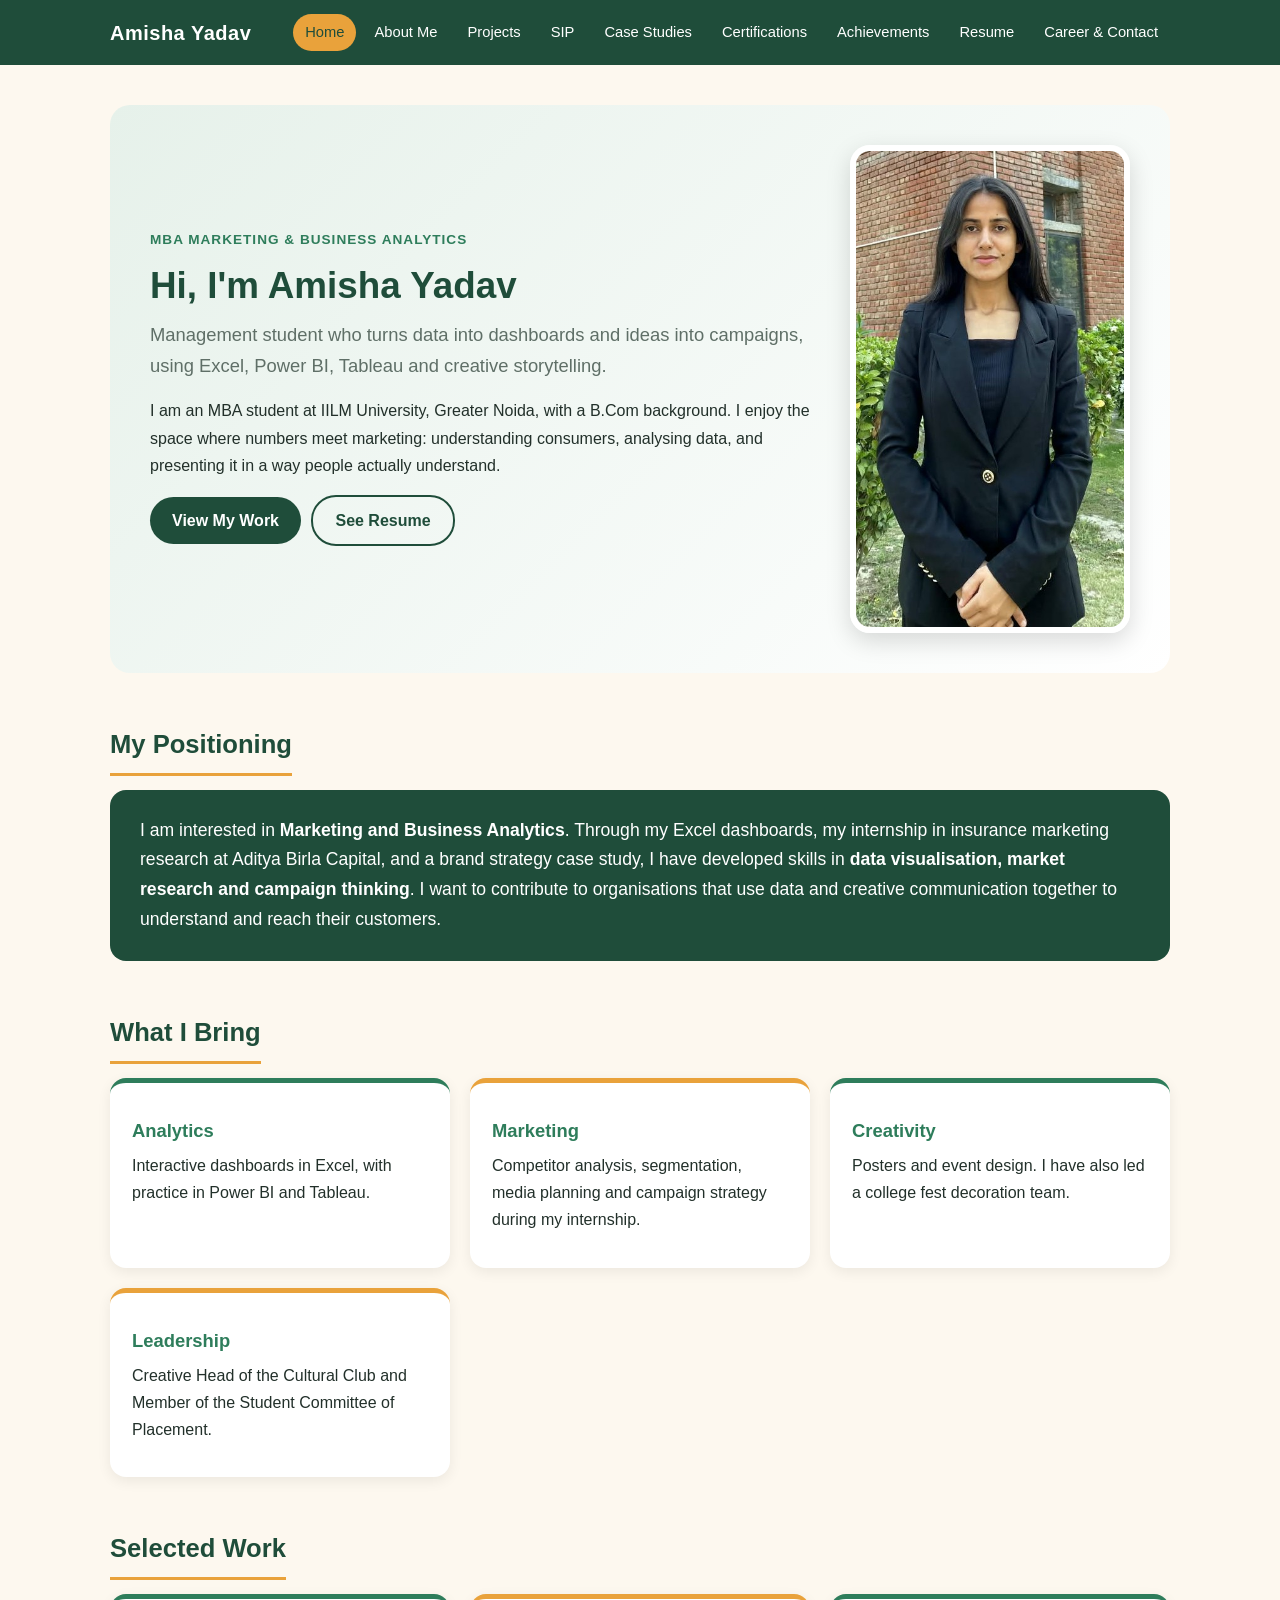
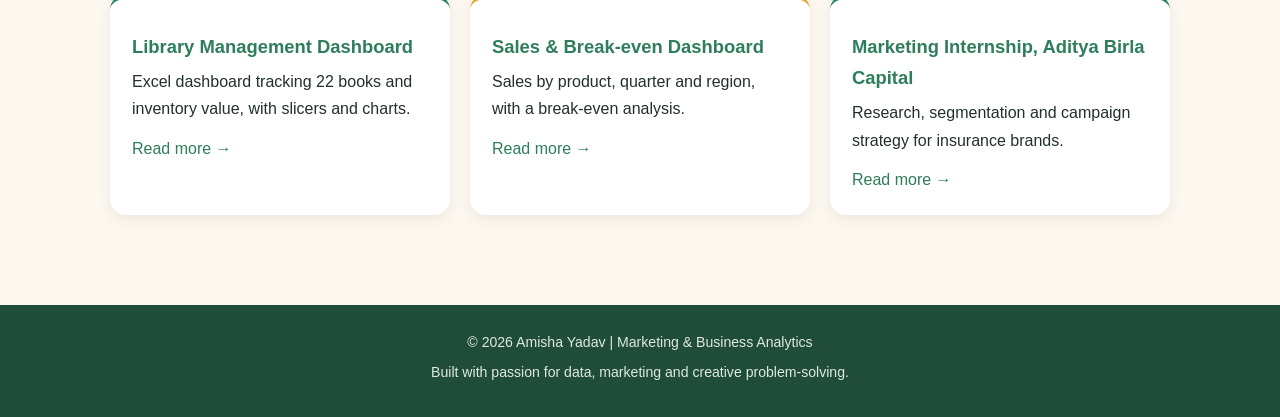
<file: index.html>
<!DOCTYPE html>
<html lang="en">
<head>
  <meta charset="UTF-8">
  <meta name="viewport" content="width=device-width, initial-scale=1.0">
  <title>Amisha Yadav | Marketing &amp; Business Analytics</title>
  <meta name="description" content="Portfolio of Amisha Yadav, MBA student at IILM University, Greater Noida, interested in Marketing and Business Analytics.">
  <link rel="stylesheet" href="style.css">

  <!-- GA4: apna Measurement ID (G-XXXXXXXXXX) yahan daalo, phir ye comment hata do -->
  <!--
  <script async src="https://www.googletagmanager.com/gtag/js?id=G-XXXXXXXXXX"></script>
  <script>
    window.dataLayer = window.dataLayer || [];
    function gtag(){dataLayer.push(arguments);}
    gtag('js', new Date());
    gtag('config', 'G-XXXXXXXXXX');
  </script>
  -->
  <script async src="https://www.googletagmanager.com/gtm.js?id=G-YWKRNRX1KJ"></script>
<script>
  window.dataLayer = window.dataLayer || [];
  function gtag(){dataLayer.push(arguments);}
  gtag('js', new Date());
</script>
</head>
<body>

<header>
  <div class="nav">
    <a class="logo" href="index.html">Amisha Yadav</a>
    <nav>
      <ul>
        <li><a class="active" href="index.html">Home</a></li>
        <li><a href="about.html">About Me</a></li>
        <li><a href="projects.html">Projects</a></li>
        <li><a href="sip.html">SIP</a></li>
        <li><a href="case-studies.html">Case Studies</a></li>
        <li><a href="certifications.html">Certifications</a></li>
        <li><a href="achievements.html">Achievements</a></li>
        <li><a href="resume.html">Resume</a></li>
        <li><a href="career.html">Career &amp; Contact</a></li>
      </ul>
    </nav>
  </div>
</header>

<main>
  <section class="hero">
    <div class="hero-text">
      <p class="tag">MBA Marketing &amp; Business Analytics</p>
      <h1>Hi, I'm Amisha Yadav</h1>
      <p class="headline">Management student who turns data into dashboards and ideas into campaigns, using Excel, Power BI, Tableau and creative storytelling.</p>
      <p>I am an MBA student at IILM University, Greater Noida, with a B.Com background. I enjoy the space where numbers meet marketing: understanding consumers, analysing data, and presenting it in a way people actually understand.</p>
      <a class="btn" href="projects.html">View My Work</a>
      <a class="btn outline" href="resume.html">See Resume</a>
    </div>
    <div class="hero-photo">
      <!-- apni photo ko images/amisha.jpg naam se save karo -->
      <img src="images/amisha.jpeg" alt="Portrait of Amisha Yadav">
    </div>
  </section>

  <section>
    <h2>My Positioning</h2>
    <p class="positioning">
      I am interested in <strong>Marketing and Business Analytics</strong>. Through my Excel dashboards, my internship in insurance marketing research at Aditya Birla Capital, and a brand strategy case study, I have developed skills in <strong>data visualisation, market research and campaign thinking</strong>. I want to contribute to organisations that use data and creative communication together to understand and reach their customers.
    </p>
  </section>

  <section>
    <h2>What I Bring</h2>
    <div class="grid">
      <div class="card">
        <h3>Analytics</h3>
        <p>Interactive dashboards in Excel, with practice in Power BI and Tableau.</p>
      </div>
      <div class="card">
        <h3>Marketing</h3>
        <p>Competitor analysis, segmentation, media planning and campaign strategy during my internship.</p>
      </div>
      <div class="card">
        <h3>Creativity</h3>
        <p>Posters and event design. I have also led a college fest decoration team.</p>
      </div>
      <div class="card">
        <h3>Leadership</h3>
        <p>Creative Head of the Cultural Club and Member of the Student Committee of Placement.</p>
      </div>
    </div>
  </section>

  <section>
    <h2>Selected Work</h2>
    <div class="grid">
      <div class="card">
        <h3>Library Management Dashboard</h3>
        <p>Excel dashboard tracking 22 books and inventory value, with slicers and charts.</p>
        <a href="projects.html">Read more &rarr;</a>
      </div>
      <div class="card">
        <h3>Sales &amp; Break-even Dashboard</h3>
        <p>Sales by product, quarter and region, with a break-even analysis.</p>
        <a href="projects.html">Read more &rarr;</a>
      </div>
      <div class="card">
        <h3>Marketing Internship, Aditya Birla Capital</h3>
        <p>Research, segmentation and campaign strategy for insurance brands.</p>
        <a href="sip.html">Read more &rarr;</a>
      </div>
    </div>
  </section>
</main>

<footer>
  <p>&copy; 2026 Amisha Yadav | Marketing &amp; Business Analytics</p>
  <p>Built with passion for data, marketing and creative problem-solving.</p>
</footer>

</body>
</html>
</file>
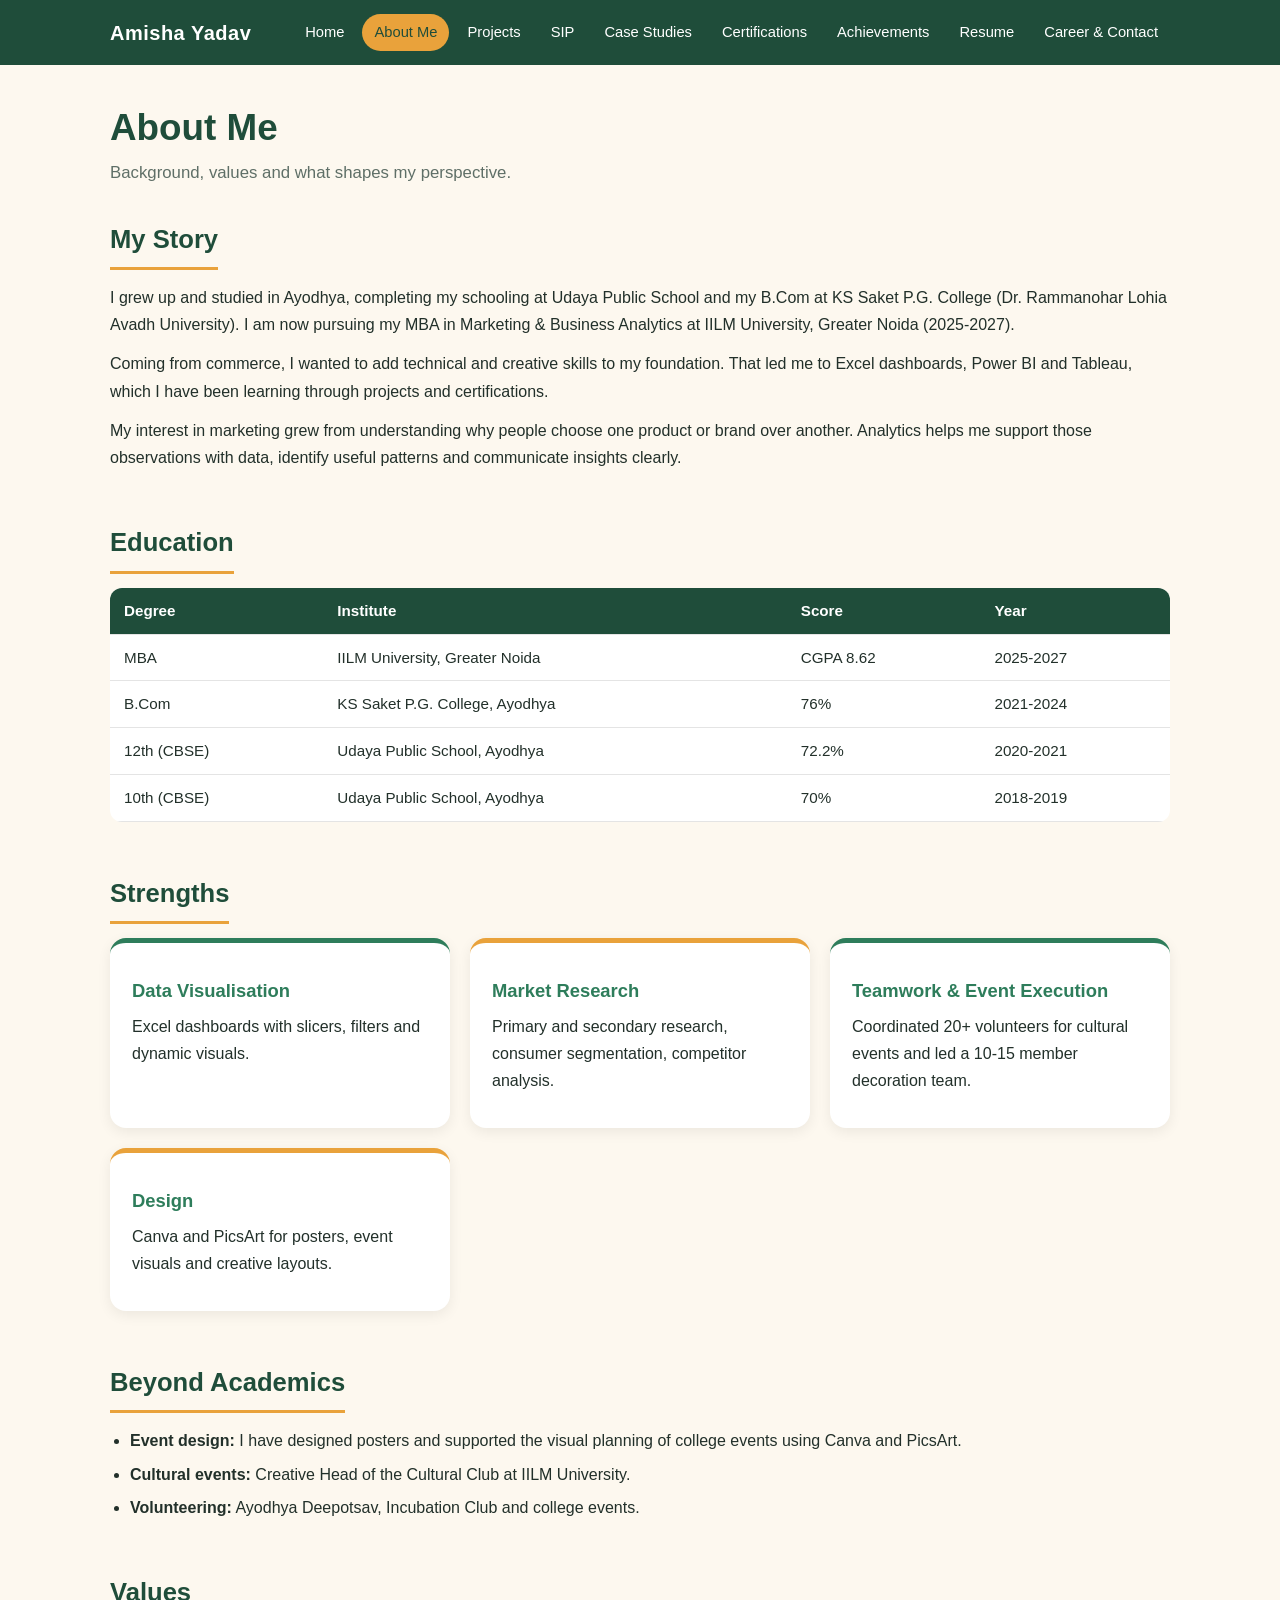
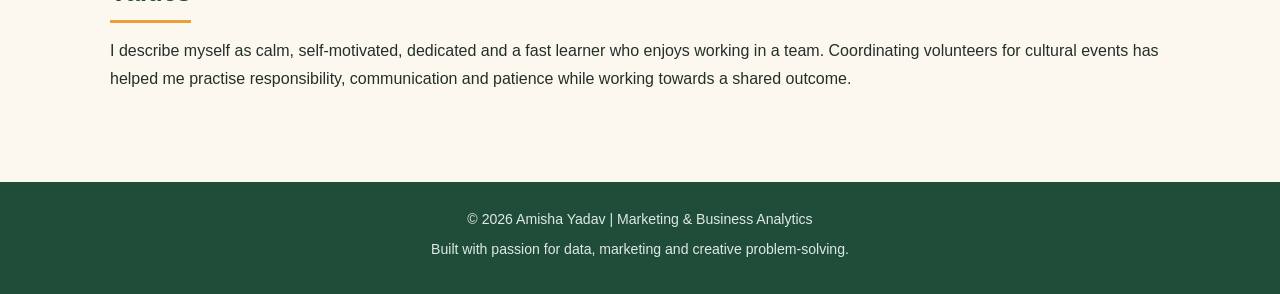
<file: about.html>
<!DOCTYPE html>
<html lang="en">
<head>
  <meta charset="UTF-8">
  <meta name="viewport" content="width=device-width, initial-scale=1.0">
  <title>About Me | Amisha Yadav</title>
  <link rel="stylesheet" href="style.css">
  <!-- GA4 snippet yahan bhi paste karo (har page me) -->
</head>
<body>

<header>
  <div class="nav">
    <a class="logo" href="index.html">Amisha Yadav</a>
    <nav>
      <ul>
        <li><a href="index.html">Home</a></li>
        <li><a class="active" href="about.html">About Me</a></li>
        <li><a href="projects.html">Projects</a></li>
        <li><a href="sip.html">SIP</a></li>
        <li><a href="case-studies.html">Case Studies</a></li>
        <li><a href="certifications.html">Certifications</a></li>
        <li><a href="achievements.html">Achievements</a></li>
        <li><a href="resume.html">Resume</a></li>
        <li><a href="career.html">Career &amp; Contact</a></li>
      </ul>
    </nav>
  </div>
</header>

<main>
  <h1 class="page-title">About Me</h1>
  <p class="subtitle">Background, values and what shapes my perspective.</p>

  <section>
    <h2>My Story</h2>
    <p>I grew up and studied in Ayodhya, completing my schooling at Udaya Public School and my B.Com at KS Saket P.G. College (Dr. Rammanohar Lohia Avadh University). I am now pursuing my MBA in Marketing &amp; Business Analytics at IILM University, Greater Noida (2025-2027).</p>
    <p>Coming from commerce, I wanted to add technical and creative skills to my foundation. That led me to Excel dashboards, Power BI and Tableau, which I have been learning through projects and certifications.</p>
    <p>My interest in marketing grew from understanding why people choose one product or brand over another. Analytics helps me support those observations with data, identify useful patterns and communicate insights clearly.</p>
  </section>

  <section>
    <h2>Education</h2>
    <div class="table-wrap">
      <table>
        <tr><th>Degree</th><th>Institute</th><th>Score</th><th>Year</th></tr>
        <tr><td>MBA</td><td>IILM University, Greater Noida</td><td>CGPA 8.62</td><td>2025-2027</td></tr>
        <tr><td>B.Com</td><td>KS Saket P.G. College, Ayodhya</td><td>76%</td><td>2021-2024</td></tr>
        <tr><td>12th (CBSE)</td><td>Udaya Public School, Ayodhya</td><td>72.2%</td><td>2020-2021</td></tr>
        <tr><td>10th (CBSE)</td><td>Udaya Public School, Ayodhya</td><td>70%</td><td>2018-2019</td></tr>
      </table>
    </div>
  </section>

  <section>
    <h2>Strengths</h2>
    <div class="grid">
      <div class="card"><h3>Data Visualisation</h3><p>Excel dashboards with slicers, filters and dynamic visuals.</p></div>
      <div class="card"><h3>Market Research</h3><p>Primary and secondary research, consumer segmentation, competitor analysis.</p></div>
      <div class="card"><h3>Teamwork &amp; Event Execution</h3><p>Coordinated 20+ volunteers for cultural events and led a 10-15 member decoration team.</p></div>
      <div class="card"><h3>Design</h3><p>Canva and PicsArt for posters, event visuals and creative layouts.</p></div>
    </div>
  </section>

  <section>
    <h2>Beyond Academics</h2>
    <ul class="clean">
      <li><strong>Event design:</strong> I have designed posters and supported the visual planning of college events using Canva and PicsArt.</li>
      <li><strong>Cultural events:</strong> Creative Head of the Cultural Club at IILM University.</li>
      <li><strong>Volunteering:</strong> Ayodhya Deepotsav, Incubation Club and college events.</li>
    </ul>
  </section>

  <section>
    <h2>Values</h2>
    <p>I describe myself as calm, self-motivated, dedicated and a fast learner who enjoys working in a team. Coordinating volunteers for cultural events has helped me practise responsibility, communication and patience while working towards a shared outcome.</p>
  </section>
</main>

<footer>
  <p>&copy; 2026 Amisha Yadav | Marketing &amp; Business Analytics</p>
  <p>Built with passion for data, marketing and creative problem-solving.</p>
</footer>

</body>
</html>
</file>
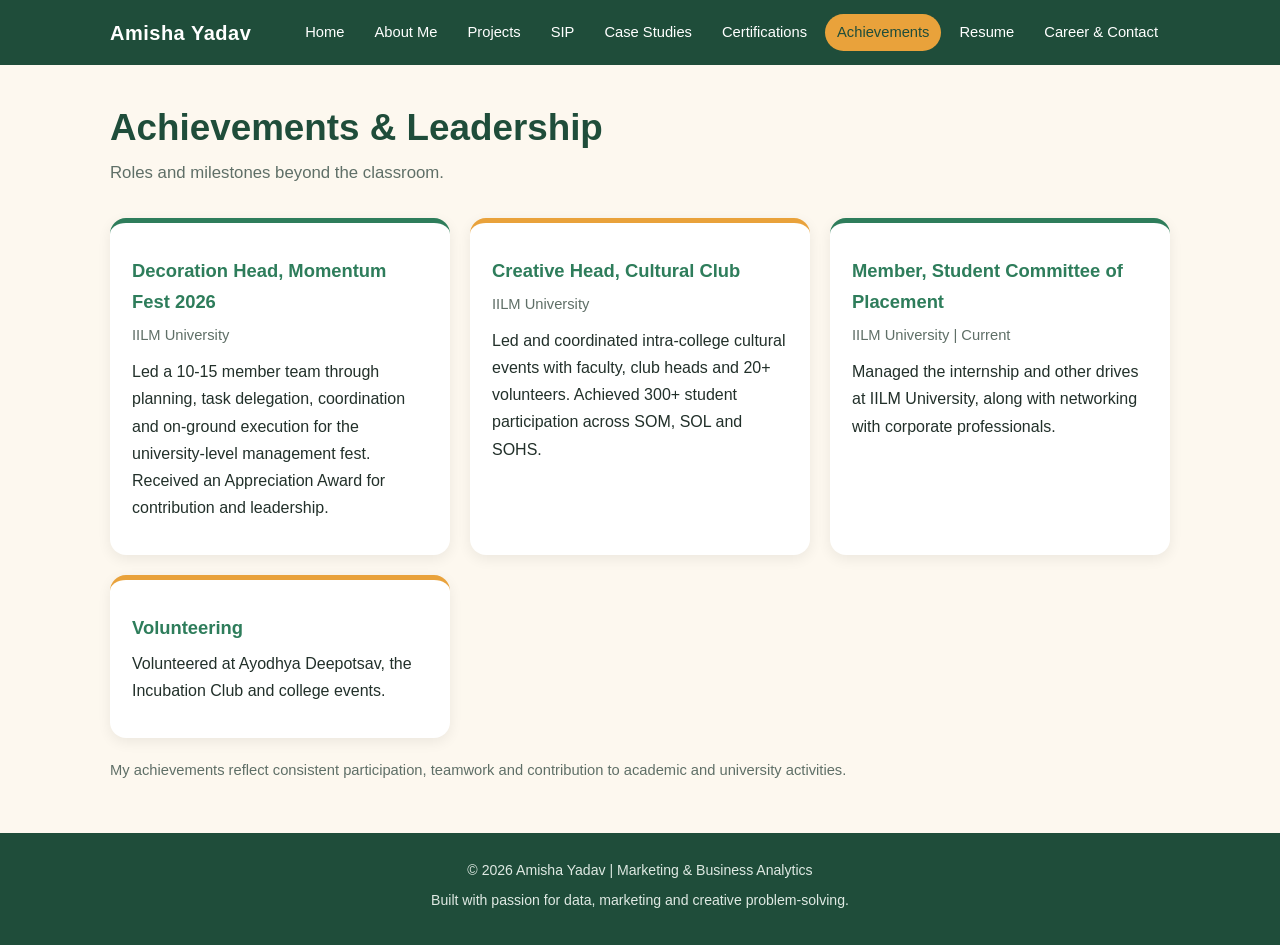
<file: achievements.html>
<!DOCTYPE html>
<html lang="en">
<head>
  <meta charset="UTF-8">
  <meta name="viewport" content="width=device-width, initial-scale=1.0">
  <title>Achievements | Amisha Yadav</title>
  <link rel="stylesheet" href="style.css">
  <!-- GA4 snippet yahan bhi paste karo (har page me) -->
</head>
<body>

<header>
  <div class="nav">
    <a class="logo" href="index.html">Amisha Yadav</a>
    <nav>
      <ul>
        <li><a href="index.html">Home</a></li>
        <li><a href="about.html">About Me</a></li>
        <li><a href="projects.html">Projects</a></li>
        <li><a href="sip.html">SIP</a></li>
        <li><a href="case-studies.html">Case Studies</a></li>
        <li><a href="certifications.html">Certifications</a></li>
        <li><a class="active" href="achievements.html">Achievements</a></li>
        <li><a href="resume.html">Resume</a></li>
        <li><a href="career.html">Career &amp; Contact</a></li>
      </ul>
    </nav>
  </div>
</header>

<main>
  <h1 class="page-title">Achievements &amp; Leadership</h1>
  <p class="subtitle">Roles and milestones beyond the classroom.</p>

  <div class="grid">
    <div class="card">
      <h3>Decoration Head, Momentum Fest 2026</h3>
      <p class="meta">IILM University</p>
      <p>Led a 10-15 member team through planning, task delegation, coordination and on-ground execution for the university-level management fest. Received an Appreciation Award for contribution and leadership.</p>
    </div>
    <div class="card">
      <h3>Creative Head, Cultural Club</h3>
      <p class="meta">IILM University</p>
      <p>Led and coordinated intra-college cultural events with faculty, club heads and 20+ volunteers. Achieved 300+ student participation across SOM, SOL and SOHS.</p>
    </div>
    <div class="card">
      <h3>Member, Student Committee of Placement</h3>
      <p class="meta">IILM University | Current</p>
      <p>Managed the internship and other drives at IILM University, along with networking with corporate professionals.</p>
    </div>
    <div class="card">
      <h3>Volunteering</h3>
      <p>Volunteered at Ayodhya Deepotsav, the Incubation Club and college events.</p>
    </div>
  </div>
  <p class="meta" style="margin-top:20px;">My achievements reflect consistent participation, teamwork and contribution to academic and university activities.</p>
</main>

<footer>
  <p>&copy; 2026 Amisha Yadav | Marketing &amp; Business Analytics</p>
  <p>Built with passion for data, marketing and creative problem-solving.</p>
</footer>

</body>
</html>
</file>
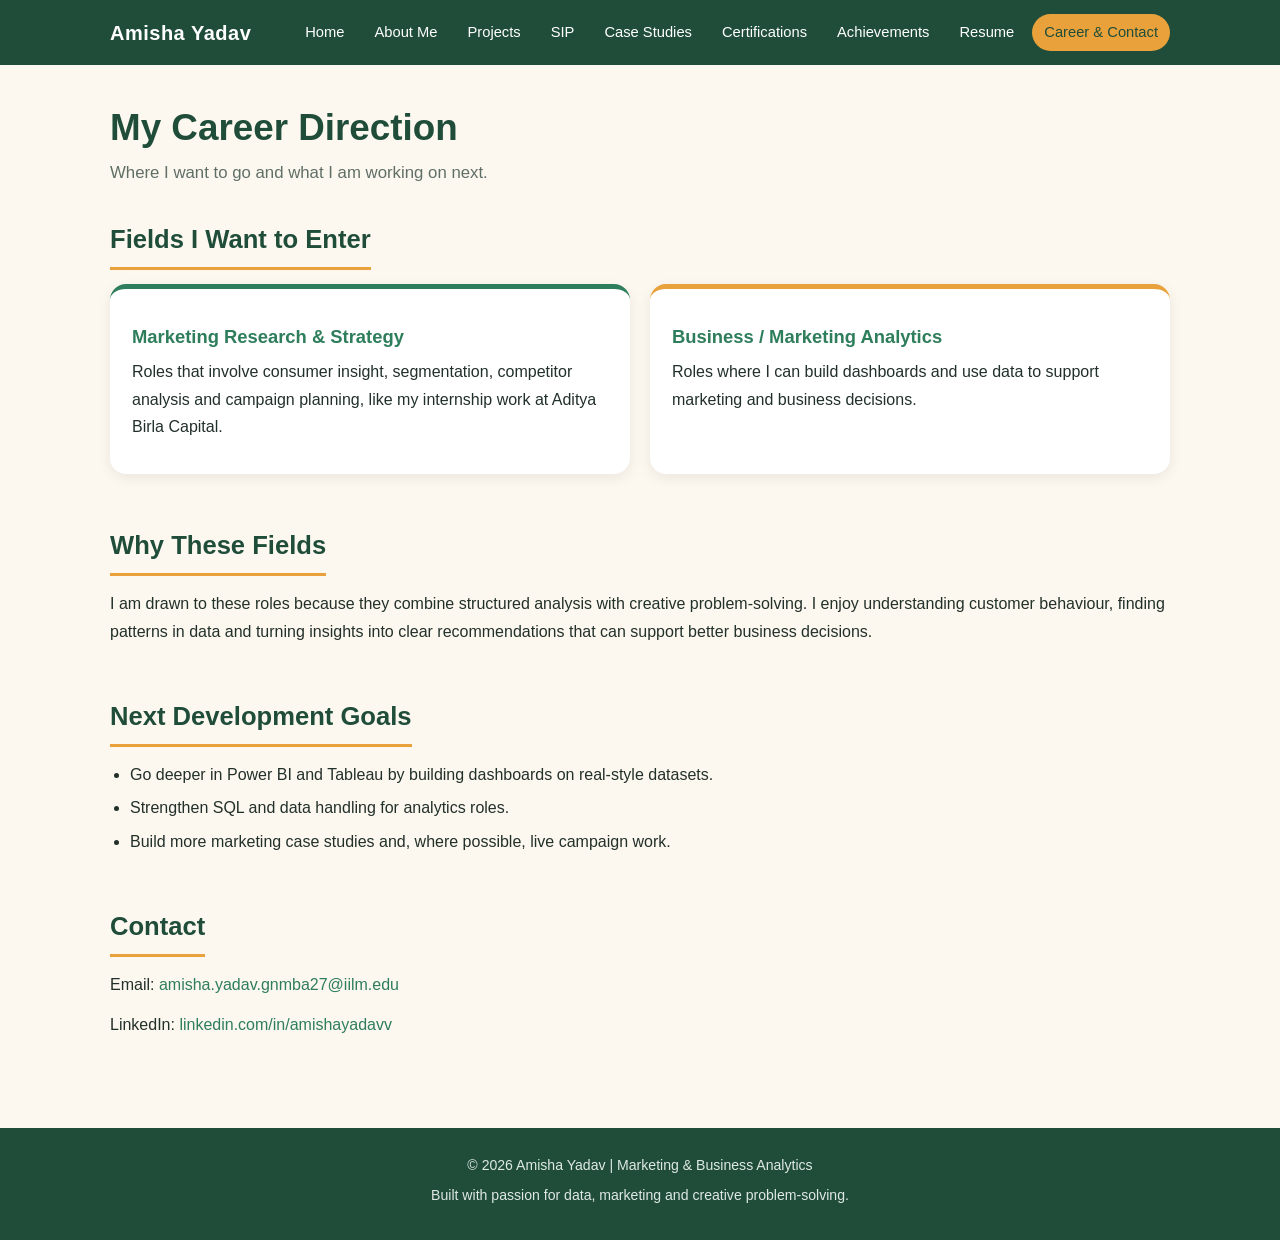
<file: career.html>
<!DOCTYPE html>
<html lang="en">
<head>
  <meta charset="UTF-8">
  <meta name="viewport" content="width=device-width, initial-scale=1.0">
  <title>Career Direction &amp; Contact | Amisha Yadav</title>
  <link rel="stylesheet" href="style.css">
  <!-- GA4 snippet yahan bhi paste karo (har page me) -->
</head>
<body>

<header>
  <div class="nav">
    <a class="logo" href="index.html">Amisha Yadav</a>
    <nav>
      <ul>
        <li><a href="index.html">Home</a></li>
        <li><a href="about.html">About Me</a></li>
        <li><a href="projects.html">Projects</a></li>
        <li><a href="sip.html">SIP</a></li>
        <li><a href="case-studies.html">Case Studies</a></li>
        <li><a href="certifications.html">Certifications</a></li>
        <li><a href="achievements.html">Achievements</a></li>
        <li><a href="resume.html">Resume</a></li>
        <li><a class="active" href="career.html">Career &amp; Contact</a></li>
      </ul>
    </nav>
  </div>
</header>

<main>
  <h1 class="page-title">My Career Direction</h1>
  <p class="subtitle">Where I want to go and what I am working on next.</p>

  <section>
    <h2>Fields I Want to Enter</h2>
    <div class="grid">
      <div class="card">
        <h3>Marketing Research &amp; Strategy</h3>
        <p>Roles that involve consumer insight, segmentation, competitor analysis and campaign planning, like my internship work at Aditya Birla Capital.</p>
      </div>
      <div class="card">
        <h3>Business / Marketing Analytics</h3>
        <p>Roles where I can build dashboards and use data to support marketing and business decisions.</p>
      </div>
    </div>
  </section>

  <section>
    <h2>Why These Fields</h2>
    <p>I am drawn to these roles because they combine structured analysis with creative problem-solving. I enjoy understanding customer behaviour, finding patterns in data and turning insights into clear recommendations that can support better business decisions.</p>
  </section>

  <section>
    <h2>Next Development Goals</h2>
    <ul class="clean">
      <li>Go deeper in Power BI and Tableau by building dashboards on real-style datasets.</li>
      <li>Strengthen SQL and data handling for analytics roles.</li>
      <li>Build more marketing case studies and, where possible, live campaign work.</li>
    </ul>
  </section>

  <section>
    <h2>Contact</h2>
    <p>Email: <a href="mailto:amisha.yadav.gnmba27@iilm.edu">amisha.yadav.gnmba27@iilm.edu</a></p>
    <p>LinkedIn: <a href="https://www.linkedin.com/in/amishayadavv" target="_blank" rel="noopener">linkedin.com/in/amishayadavv</a></p>
  </section>
</main>

<footer>
  <p>&copy; 2026 Amisha Yadav | Marketing &amp; Business Analytics</p>
  <p>Built with passion for data, marketing and creative problem-solving.</p>
</footer>

</body>
</html>
</file>
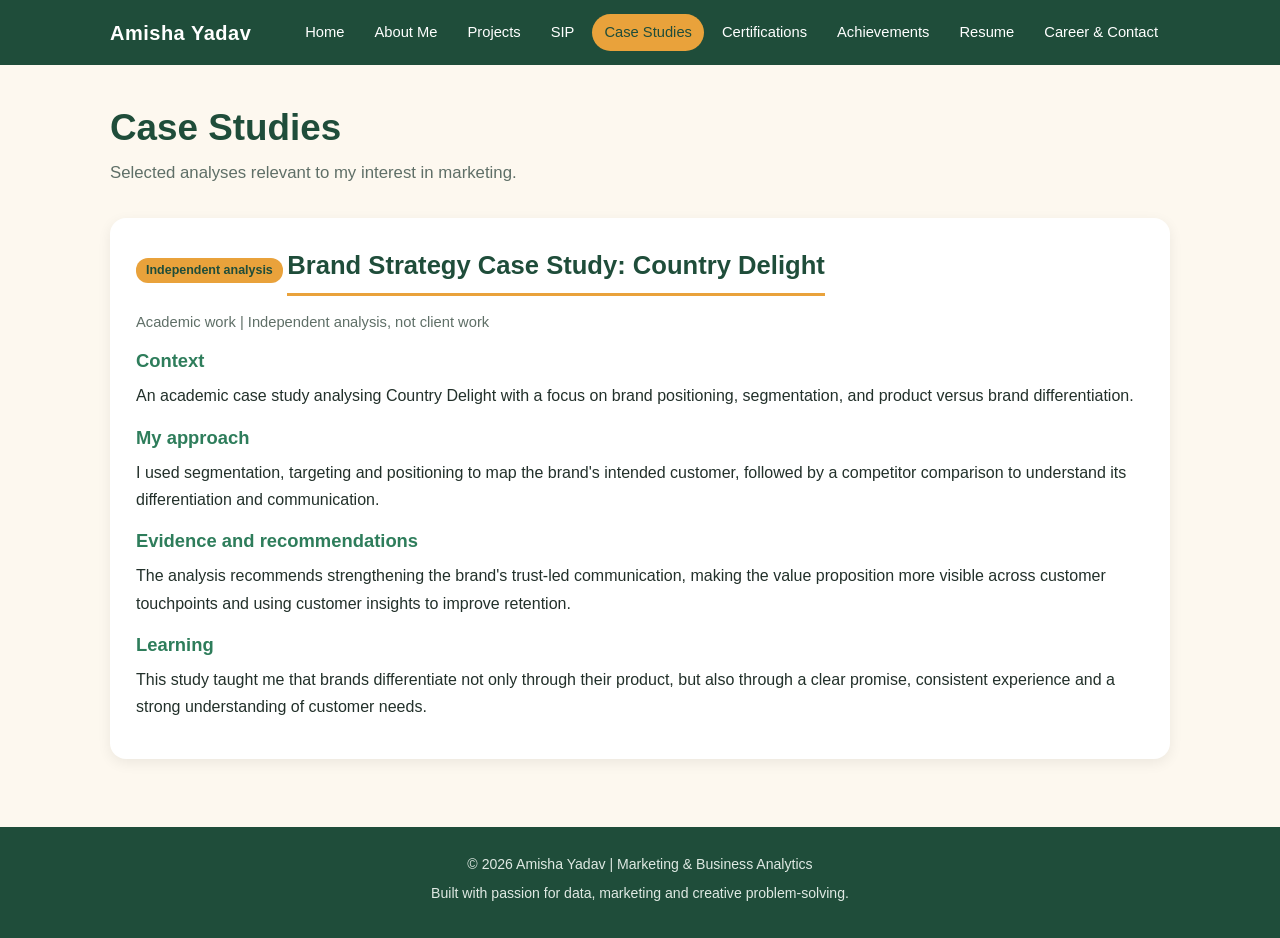
<file: case-studies.html>
<!DOCTYPE html>
<html lang="en">
<head>
  <meta charset="UTF-8">
  <meta name="viewport" content="width=device-width, initial-scale=1.0">
  <title>Case Studies | Amisha Yadav</title>
  <link rel="stylesheet" href="style.css">
  <!-- GA4 snippet yahan bhi paste karo (har page me) -->
</head>
<body>

<header>
  <div class="nav">
    <a class="logo" href="index.html">Amisha Yadav</a>
    <nav>
      <ul>
        <li><a href="index.html">Home</a></li>
        <li><a href="about.html">About Me</a></li>
        <li><a href="projects.html">Projects</a></li>
        <li><a href="sip.html">SIP</a></li>
        <li><a class="active" href="case-studies.html">Case Studies</a></li>
        <li><a href="certifications.html">Certifications</a></li>
        <li><a href="achievements.html">Achievements</a></li>
        <li><a href="resume.html">Resume</a></li>
        <li><a href="career.html">Career &amp; Contact</a></li>
      </ul>
    </nav>
  </div>
</header>

<main>
  <h1 class="page-title">Case Studies</h1>
  <p class="subtitle">Selected analyses relevant to my interest in marketing.</p>

  <article class="project">
    <span class="label">Independent analysis</span>
    <h2>Brand Strategy Case Study: Country Delight</h2>
    <p class="meta">Academic work | Independent analysis, not client work</p>

    <h3>Context</h3>
    <p>An academic case study analysing Country Delight with a focus on brand positioning, segmentation, and product versus brand differentiation.</p>

    <h3>My approach</h3>
    <p>I used segmentation, targeting and positioning to map the brand's intended customer, followed by a competitor comparison to understand its differentiation and communication.</p>

    <h3>Evidence and recommendations</h3>
    <p>The analysis recommends strengthening the brand's trust-led communication, making the value proposition more visible across customer touchpoints and using customer insights to improve retention.</p>

    <h3>Learning</h3>
    <p>This study taught me that brands differentiate not only through their product, but also through a clear promise, consistent experience and a strong understanding of customer needs.</p>
  </article>
</main>

<footer>
  <p>&copy; 2026 Amisha Yadav | Marketing &amp; Business Analytics</p>
  <p>Built with passion for data, marketing and creative problem-solving.</p>
</footer>

</body>
</html>
</file>
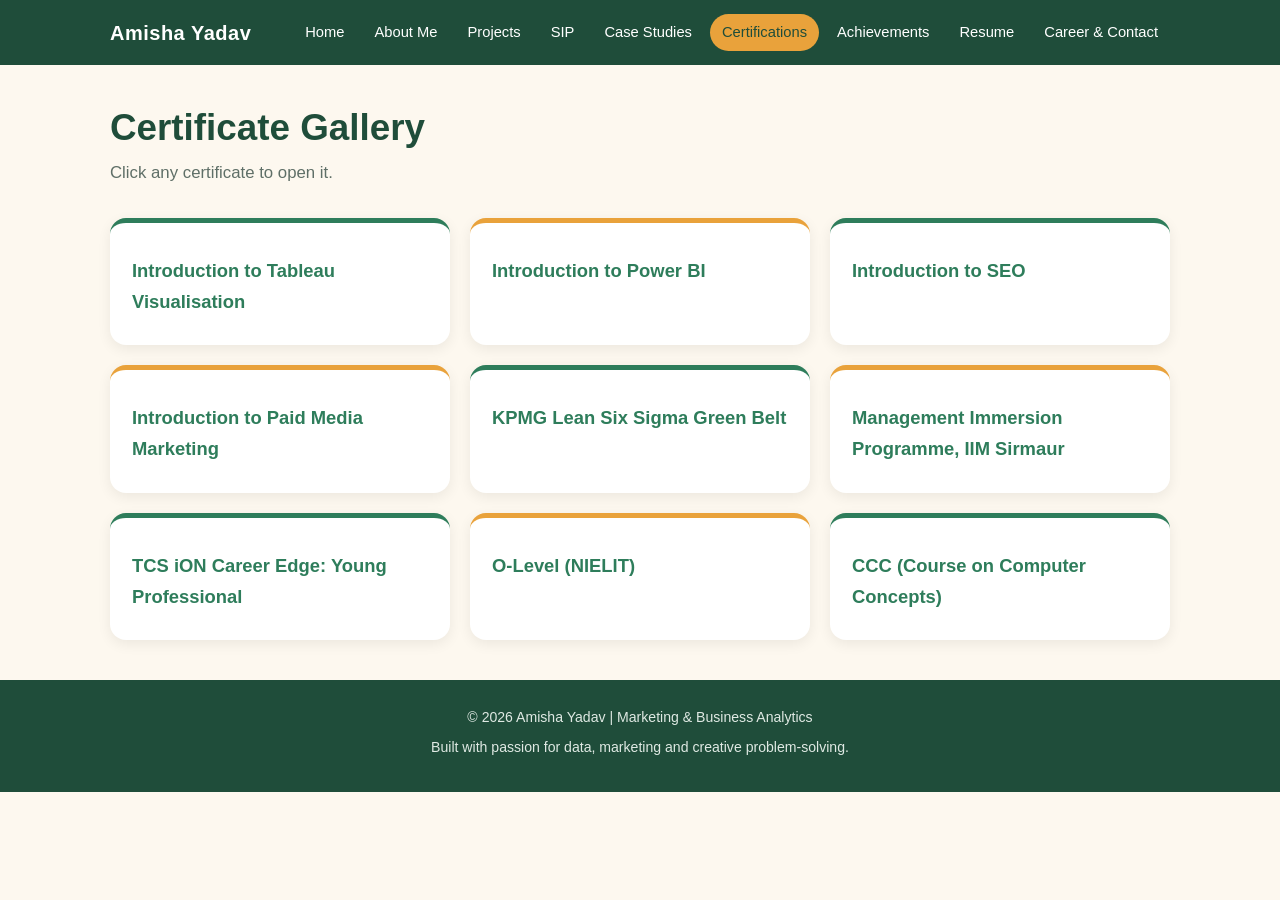
<file: certificate-gallery.html>
<!DOCTYPE html>
<html lang="en">
<head>
  <meta charset="UTF-8">
  <meta name="viewport" content="width=device-width, initial-scale=1.0">
  <title>Certificate Gallery | Amisha Yadav</title>
  <link rel="stylesheet" href="style.css">
</head>
<body>

<header>
  <div class="nav">
    <a class="logo" href="index.html">Amisha Yadav</a>
    <nav>
      <ul>
        <li><a href="index.html">Home</a></li>
        <li><a href="about.html">About Me</a></li>
        <li><a href="projects.html">Projects</a></li>
        <li><a href="sip.html">SIP</a></li>
        <li><a href="case-studies.html">Case Studies</a></li>
        <li><a class="active" href="certifications.html">Certifications</a></li>
        <li><a href="achievements.html">Achievements</a></li>
        <li><a href="resume.html">Resume</a></li>
        <li><a href="career.html">Career &amp; Contact</a></li>
      </ul>
    </nav>
  </div>
</header>

<main>
  <h1 class="page-title">Certificate Gallery</h1>
  <p class="subtitle">Click any certificate to open it.</p>

  <div class="grid">
    <div class="card"><h3><a href="certificates/tableau.png" target="_blank" rel="noopener">Introduction to Tableau Visualisation</a></h3></div>
    <div class="card"><h3><a href="certificates/power-bi.jpeg" target="_blank" rel="noopener">Introduction to Power BI</a></h3></div>
    <div class="card"><h3><a href="certificates/seo.png" target="_blank" rel="noopener">Introduction to SEO</a></h3></div>
    <div class="card"><h3><a href="certificates/paid-media.png" target="_blank" rel="noopener">Introduction to Paid Media Marketing</a></h3></div>
    <div class="card"><h3><a href="certificates/kpmg-green-belt.jpeg" target="_blank" rel="noopener">KPMG Lean Six Sigma Green Belt</a></h3></div>
    <div class="card"><h3><a href="certificates/iim-sirmaur.jpeg" target="_blank" rel="noopener">Management Immersion Programme, IIM Sirmaur</a></h3></div>
    <div class="card"><h3><a href="certificates/tcs-career-edge.jpeg" target="_blank" rel="noopener">TCS iON Career Edge: Young Professional</a></h3></div>
    <div class="card"><h3><a href="certificates/o-level.png" target="_blank" rel="noopener">O-Level (NIELIT)</a></h3></div>
    <div class="card"><h3><a href="certificates/ccc.jpeg" target="_blank" rel="noopener">CCC (Course on Computer Concepts)</a></h3></div>
  </div>
</main>

<footer>
  <p>&copy; 2026 Amisha Yadav | Marketing &amp; Business Analytics</p>
  <p>Built with passion for data, marketing and creative problem-solving.</p>
</footer>

</body>
</html>
</file>
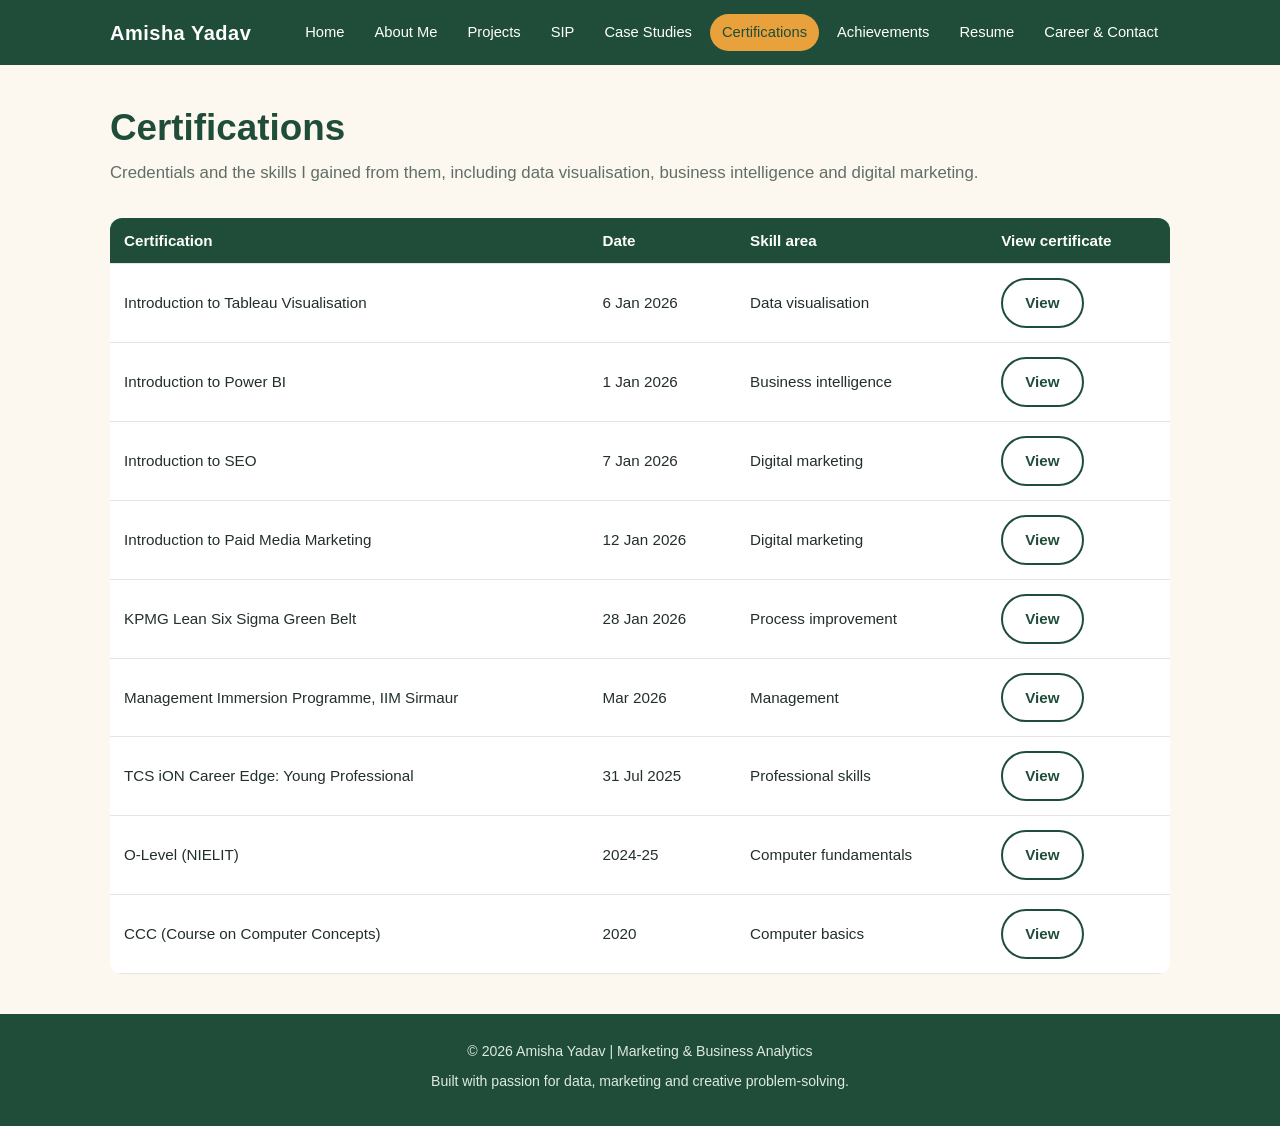
<file: certifications.html>
<!DOCTYPE html>
<html lang="en">
<head>
  <meta charset="UTF-8">
  <meta name="viewport" content="width=device-width, initial-scale=1.0">
  <title>Certifications | Amisha Yadav</title>
  <link rel="stylesheet" href="style.css">
  <!-- GA4 snippet yahan bhi paste karo (har page me) -->
</head>
<body>

<header>
  <div class="nav">
    <a class="logo" href="index.html">Amisha Yadav</a>
    <nav>
      <ul>
        <li><a href="index.html">Home</a></li>
        <li><a href="about.html">About Me</a></li>
        <li><a href="projects.html">Projects</a></li>
        <li><a href="sip.html">SIP</a></li>
        <li><a href="case-studies.html">Case Studies</a></li>
        <li><a class="active" href="certifications.html">Certifications</a></li>
        <li><a href="achievements.html">Achievements</a></li>
        <li><a href="resume.html">Resume</a></li>
        <li><a href="career.html">Career &amp; Contact</a></li>
      </ul>
    </nav>
  </div>
</header>

<main>
  <h1 class="page-title">Certifications</h1>
  <p class="subtitle">Credentials and the skills I gained from them, including data visualisation, business intelligence and digital marketing.</p>

  <div class="table-wrap">
    <table>
      <tr><th>Certification</th><th>Date</th><th>Skill area</th><th>View certificate</th></tr>
      <tr><td>Introduction to Tableau Visualisation</td><td>6 Jan 2026</td><td>Data visualisation</td><td><a class="btn outline" href="certificates/tableau.png" target="_blank" rel="noopener">View</a></td></tr>
      <tr><td>Introduction to Power BI</td><td>1 Jan 2026</td><td>Business intelligence</td><td><a class="btn outline" href="certificates/power-bi.jpeg" target="_blank" rel="noopener">View</a></td></tr>
      <tr><td>Introduction to SEO</td><td>7 Jan 2026</td><td>Digital marketing</td><td><a class="btn outline" href="certificates/seo.png" target="_blank" rel="noopener">View</a></td></tr>
      <tr><td>Introduction to Paid Media Marketing</td><td>12 Jan 2026</td><td>Digital marketing</td><td><a class="btn outline" href="certificates/paid-media.png" target="_blank" rel="noopener">View</a></td></tr>
      <tr><td>KPMG Lean Six Sigma Green Belt</td><td>28 Jan 2026</td><td>Process improvement</td><td><a class="btn outline" href="certificates/kpmg-green-belt.jpeg" target="_blank" rel="noopener">View</a></td></tr>
      <tr><td>Management Immersion Programme, IIM Sirmaur</td><td>Mar 2026</td><td>Management</td><td><a class="btn outline" href="certificates/iim-sirmaur.jpeg" target="_blank" rel="noopener">View</a></td></tr>
      <tr><td>TCS iON Career Edge: Young Professional</td><td>31 Jul 2025</td><td>Professional skills</td><td><a class="btn outline" href="certificates/tcs-career-edge.jpeg" target="_blank" rel="noopener">View</a></td></tr>
      <tr><td>O-Level (NIELIT)</td><td>2024-25</td><td>Computer fundamentals</td><td><a class="btn outline" href="certificates/o-level.png" target="_blank" rel="noopener">View</a></td></tr>
      <tr><td>CCC (Course on Computer Concepts)</td><td>2020</td><td>Computer basics</td><td><a class="btn outline" href="certificates/ccc.jpeg" target="_blank" rel="noopener">View</a></td></tr>
    </table>
  </div>
</main>

<footer>
  <p>&copy; 2026 Amisha Yadav | Marketing &amp; Business Analytics</p>
  <p>Built with passion for data, marketing and creative problem-solving.</p>
</footer>

</body>
</html>
</file>
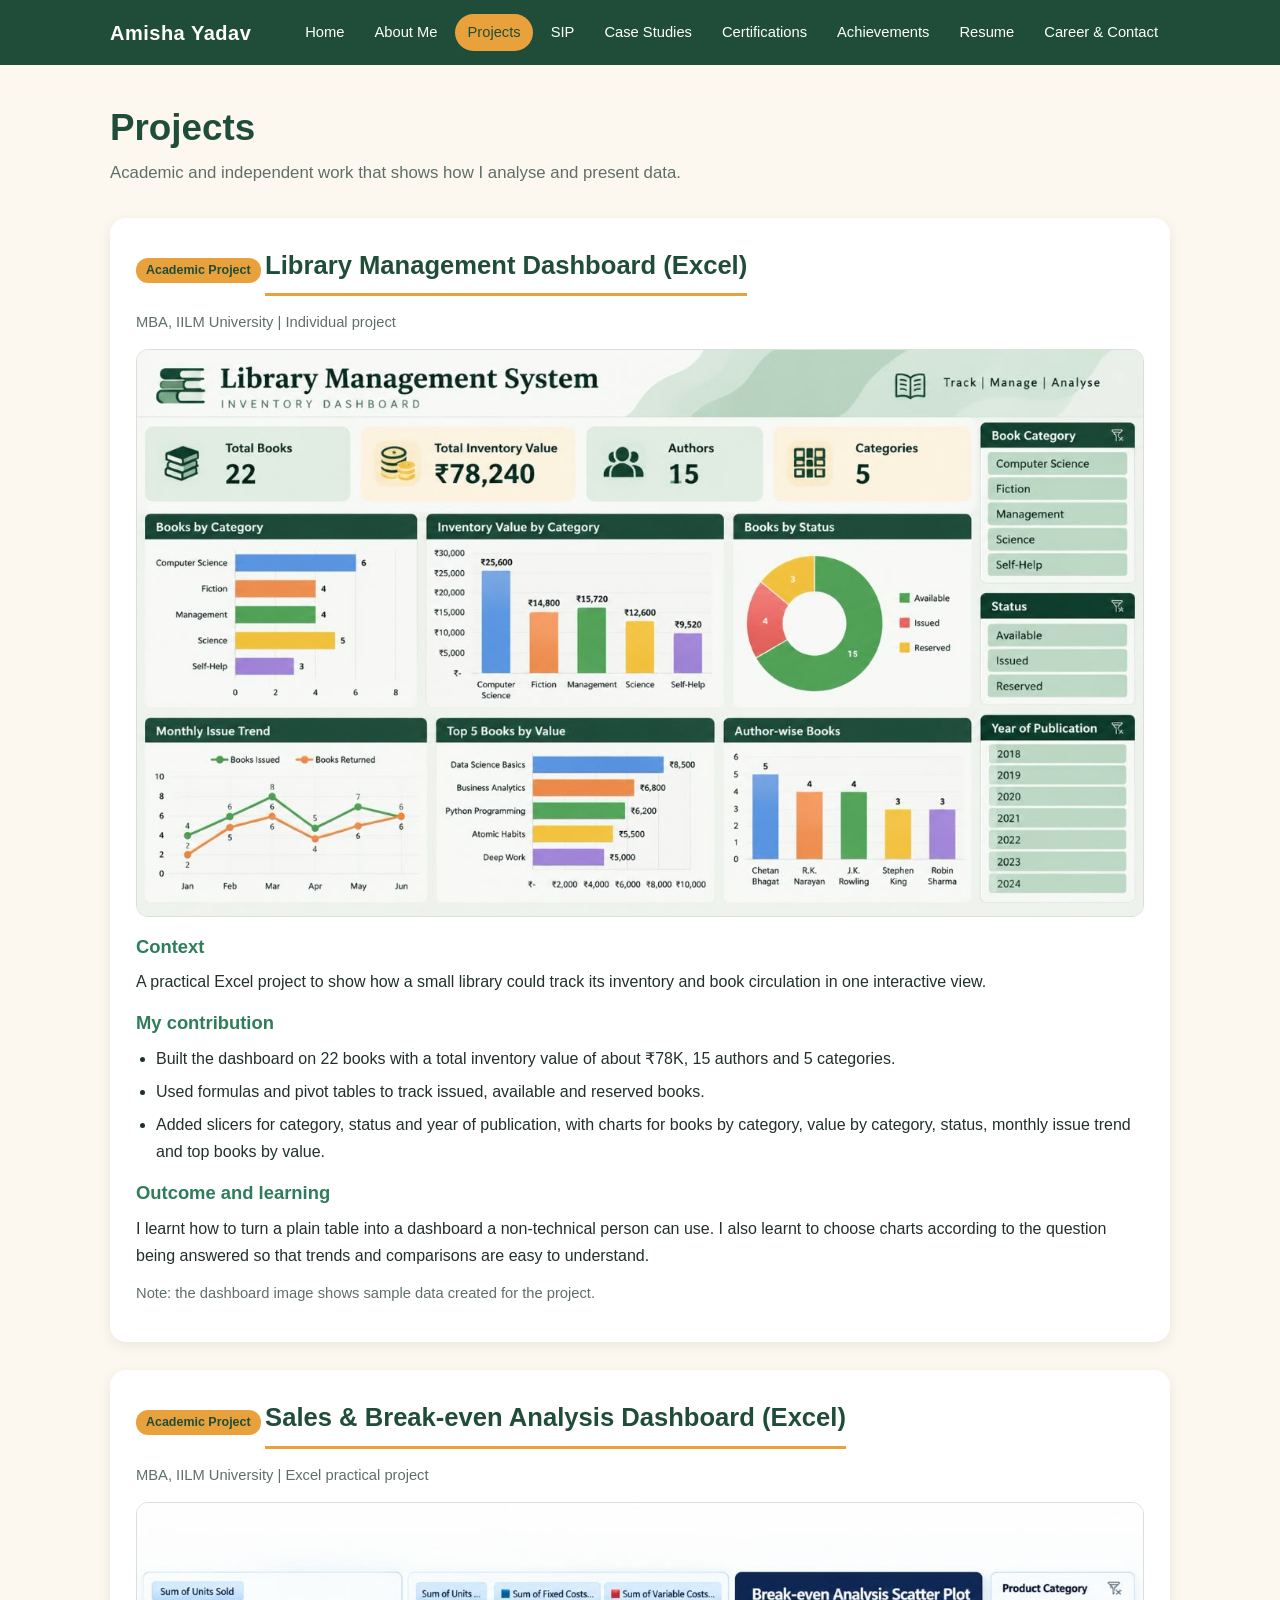
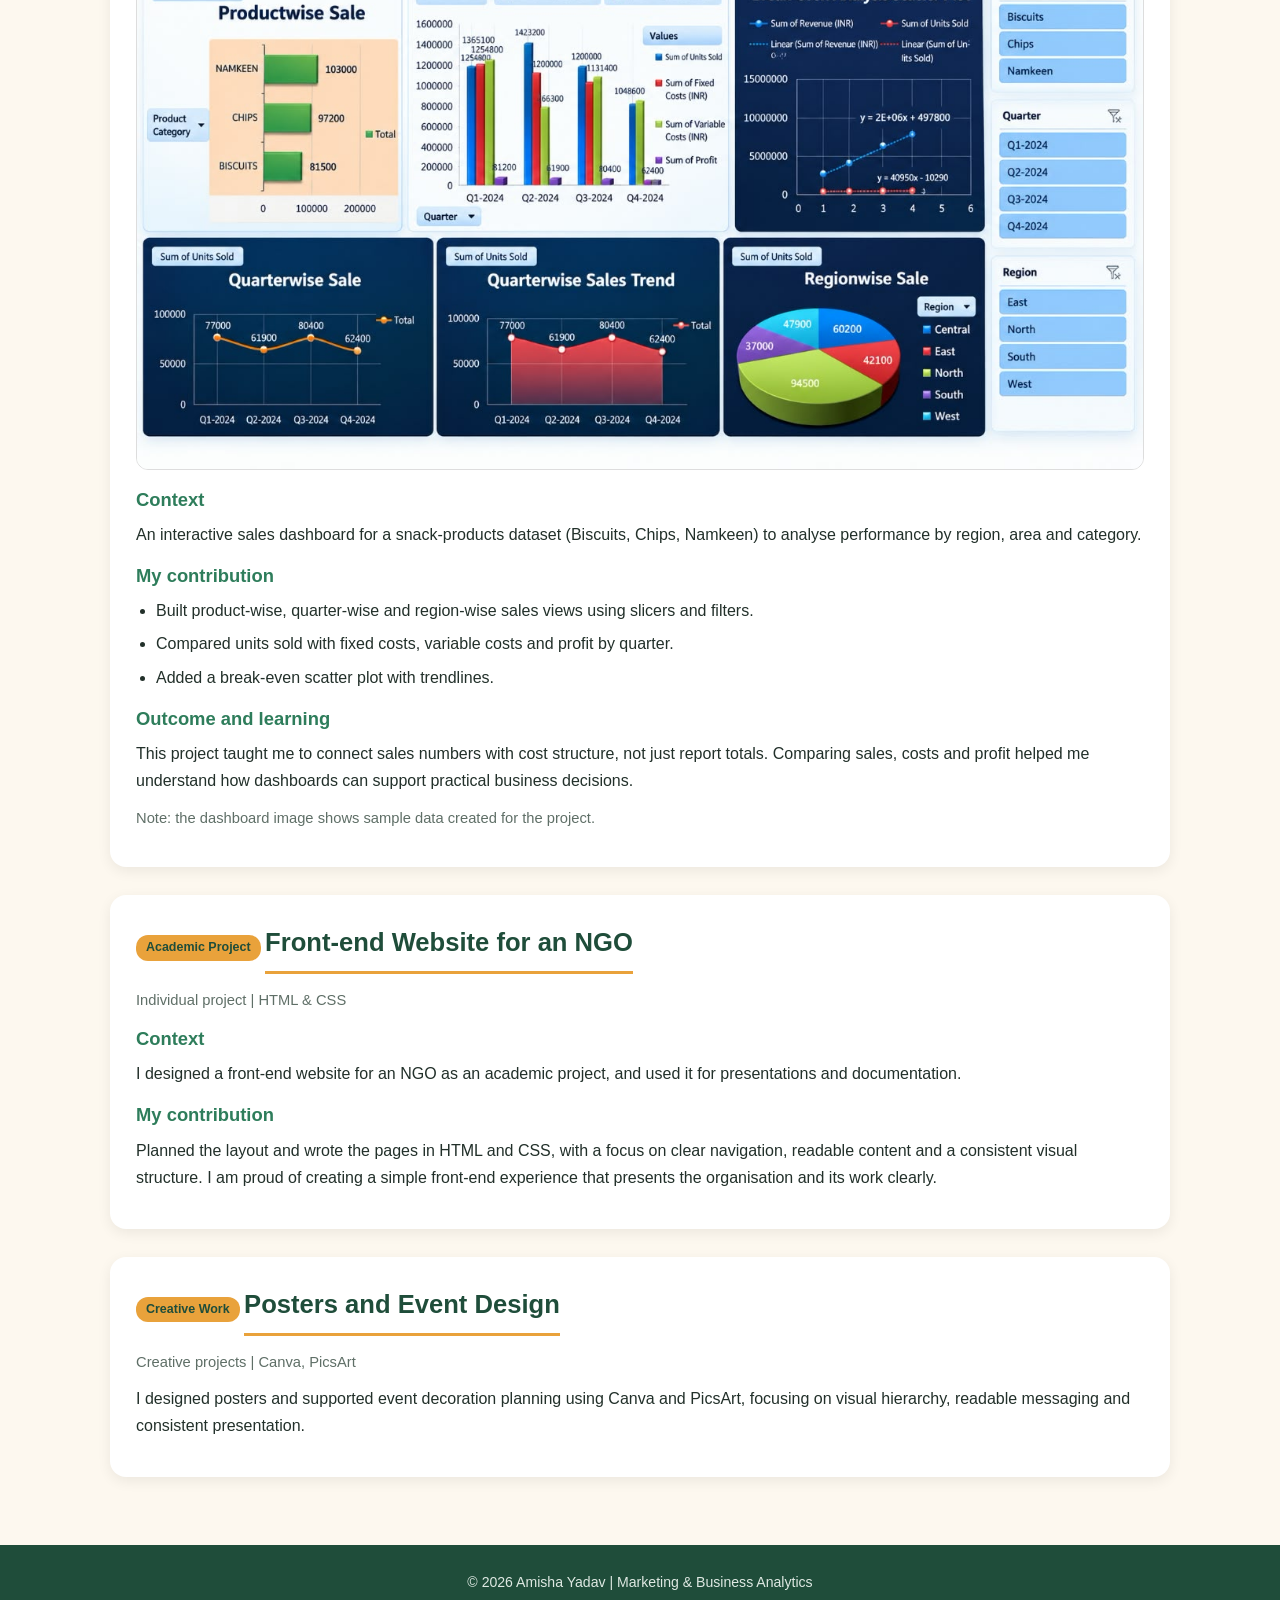
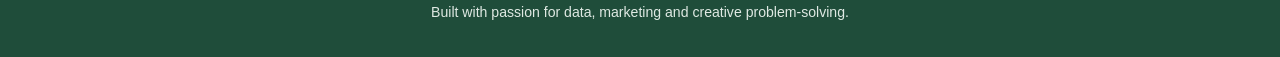
<file: projects.html>
<!DOCTYPE html>
<html lang="en">
<head>
  <meta charset="UTF-8">
  <meta name="viewport" content="width=device-width, initial-scale=1.0">
  <title>Projects | Amisha Yadav</title>
  <link rel="stylesheet" href="style.css">
  <!-- GA4 snippet yahan bhi paste karo (har page me) -->
</head>
<body>

<header>
  <div class="nav">
    <a class="logo" href="index.html">Amisha Yadav</a>
    <nav>
      <ul>
        <li><a href="index.html">Home</a></li>
        <li><a href="about.html">About Me</a></li>
        <li><a class="active" href="projects.html">Projects</a></li>
        <li><a href="sip.html">SIP</a></li>
        <li><a href="case-studies.html">Case Studies</a></li>
        <li><a href="certifications.html">Certifications</a></li>
        <li><a href="achievements.html">Achievements</a></li>
        <li><a href="resume.html">Resume</a></li>
        <li><a href="career.html">Career &amp; Contact</a></li>
      </ul>
    </nav>
  </div>
</header>

<main>
  <h1 class="page-title">Projects</h1>
  <p class="subtitle">Academic and independent work that shows how I analyse and present data.</p>

  <!-- Project 1 -->
  <article class="project">
    <span class="label">Academic Project</span>
    <h2>Library Management Dashboard (Excel)</h2>
    <p class="meta">MBA, IILM University | Individual project</p>
    <img src="images/library-dashboard.jpeg" alt="Excel dashboard for library management showing books by category, inventory value and status">
    <h3>Context</h3>
    <p>A practical Excel project to show how a small library could track its inventory and book circulation in one interactive view.</p>
    <h3>My contribution</h3>
    <ul class="clean">
      <li>Built the dashboard on 22 books with a total inventory value of about ₹78K, 15 authors and 5 categories.</li>
      <li>Used formulas and pivot tables to track issued, available and reserved books.</li>
      <li>Added slicers for category, status and year of publication, with charts for books by category, value by category, status, monthly issue trend and top books by value.</li>
    </ul>
    <h3>Outcome and learning</h3>
    <p>I learnt how to turn a plain table into a dashboard a non-technical person can use. I also learnt to choose charts according to the question being answered so that trends and comparisons are easy to understand.</p>
    <p class="meta">Note: the dashboard image shows sample data created for the project.</p>
  </article>

  <!-- Project 2 -->
  <article class="project">
    <span class="label">Academic Project</span>
    <h2>Sales &amp; Break-even Analysis Dashboard (Excel)</h2>
    <p class="meta">MBA, IILM University | Excel practical project</p>
    <img src="images/sales-dashboard.jpeg" alt="Excel sales dashboard with product-wise, quarter-wise and region-wise sales and a break-even scatter plot">
    <h3>Context</h3>
    <p>An interactive sales dashboard for a snack-products dataset (Biscuits, Chips, Namkeen) to analyse performance by region, area and category.</p>
    <h3>My contribution</h3>
    <ul class="clean">
      <li>Built product-wise, quarter-wise and region-wise sales views using slicers and filters.</li>
      <li>Compared units sold with fixed costs, variable costs and profit by quarter.</li>
      <li>Added a break-even scatter plot with trendlines.</li>
    </ul>
    <h3>Outcome and learning</h3>
    <p>This project taught me to connect sales numbers with cost structure, not just report totals. Comparing sales, costs and profit helped me understand how dashboards can support practical business decisions.</p>
    <p class="meta">Note: the dashboard image shows sample data created for the project.</p>
  </article>

  <!-- Project 3 -->
  <article class="project">
    <span class="label">Academic Project</span>
    <h2>Front-end Website for an NGO</h2>
    <p class="meta">Individual project | HTML &amp; CSS</p>
    <h3>Context</h3>
    <p>I designed a front-end website for an NGO as an academic project, and used it for presentations and documentation.</p>
    <h3>My contribution</h3>
    <p>Planned the layout and wrote the pages in HTML and CSS, with a focus on clear navigation, readable content and a consistent visual structure. I am proud of creating a simple front-end experience that presents the organisation and its work clearly.</p>
  </article>

  <!-- Project 4 -->
  <article class="project">
    <span class="label">Creative Work</span>
    <h2>Posters and Event Design</h2>
    <p class="meta">Creative projects | Canva, PicsArt</p>
    <p>I designed posters and supported event decoration planning using Canva and PicsArt, focusing on visual hierarchy, readable messaging and consistent presentation.</p>
  </article>
</main>

<footer>
  <p>&copy; 2026 Amisha Yadav | Marketing &amp; Business Analytics</p>
  <p>Built with passion for data, marketing and creative problem-solving.</p>
</footer>

</body>
</html>
</file>
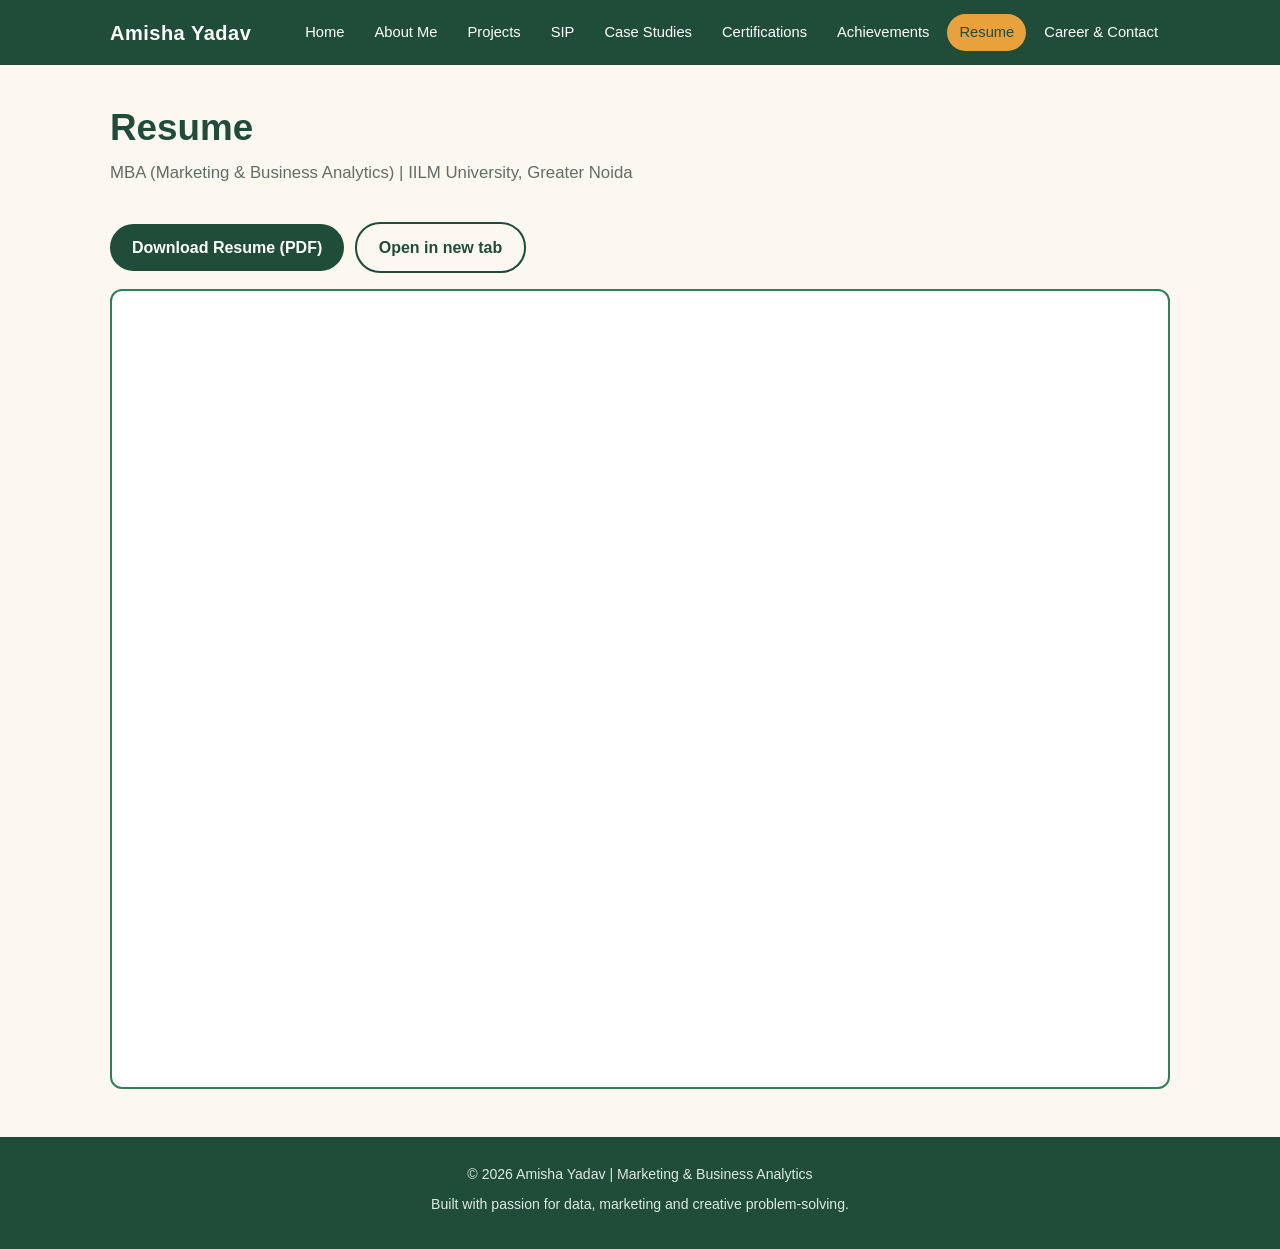
<file: resume.html>
<!DOCTYPE html>
<html lang="en">
<head>
  <meta charset="UTF-8">
  <meta name="viewport" content="width=device-width, initial-scale=1.0">
  <title>Resume | Amisha Yadav</title>
  <link rel="stylesheet" href="style.css">
  <!-- GA4 snippet yahan bhi paste karo (har page me) -->
</head>
<body>

<header>
  <div class="nav">
    <a class="logo" href="index.html">Amisha Yadav</a>
    <nav>
      <ul>
        <li><a href="index.html">Home</a></li>
        <li><a href="about.html">About Me</a></li>
        <li><a href="projects.html">Projects</a></li>
        <li><a href="sip.html">SIP</a></li>
        <li><a href="case-studies.html">Case Studies</a></li>
        <li><a href="certifications.html">Certifications</a></li>
        <li><a href="achievements.html">Achievements</a></li>
        <li><a class="active" href="resume.html">Resume</a></li>
        <li><a href="career.html">Career &amp; Contact</a></li>
      </ul>
    </nav>
  </div>
</header>

<main>
  <h1 class="page-title">Resume</h1>
  <p class="subtitle">MBA (Marketing &amp; Business Analytics) | IILM University, Greater Noida</p>

  <p>
    <a class="btn" href="resume.pdf" download>Download Resume (PDF)</a>
    <a class="btn outline" href="resume.pdf" target="_blank" rel="noopener">Open in new tab</a>
  </p>

  <!-- resume.pdf ko isi folder me rakho. Phone number hata kar PDF banana better hai. -->
  <iframe class="resume-frame" src="resume.pdf" title="Amisha Yadav Resume"></iframe>
</main>

<footer>
  <p>&copy; 2026 Amisha Yadav | Marketing &amp; Business Analytics</p>
  <p>Built with passion for data, marketing and creative problem-solving.</p>
</footer>

</body>
</html>
</file>
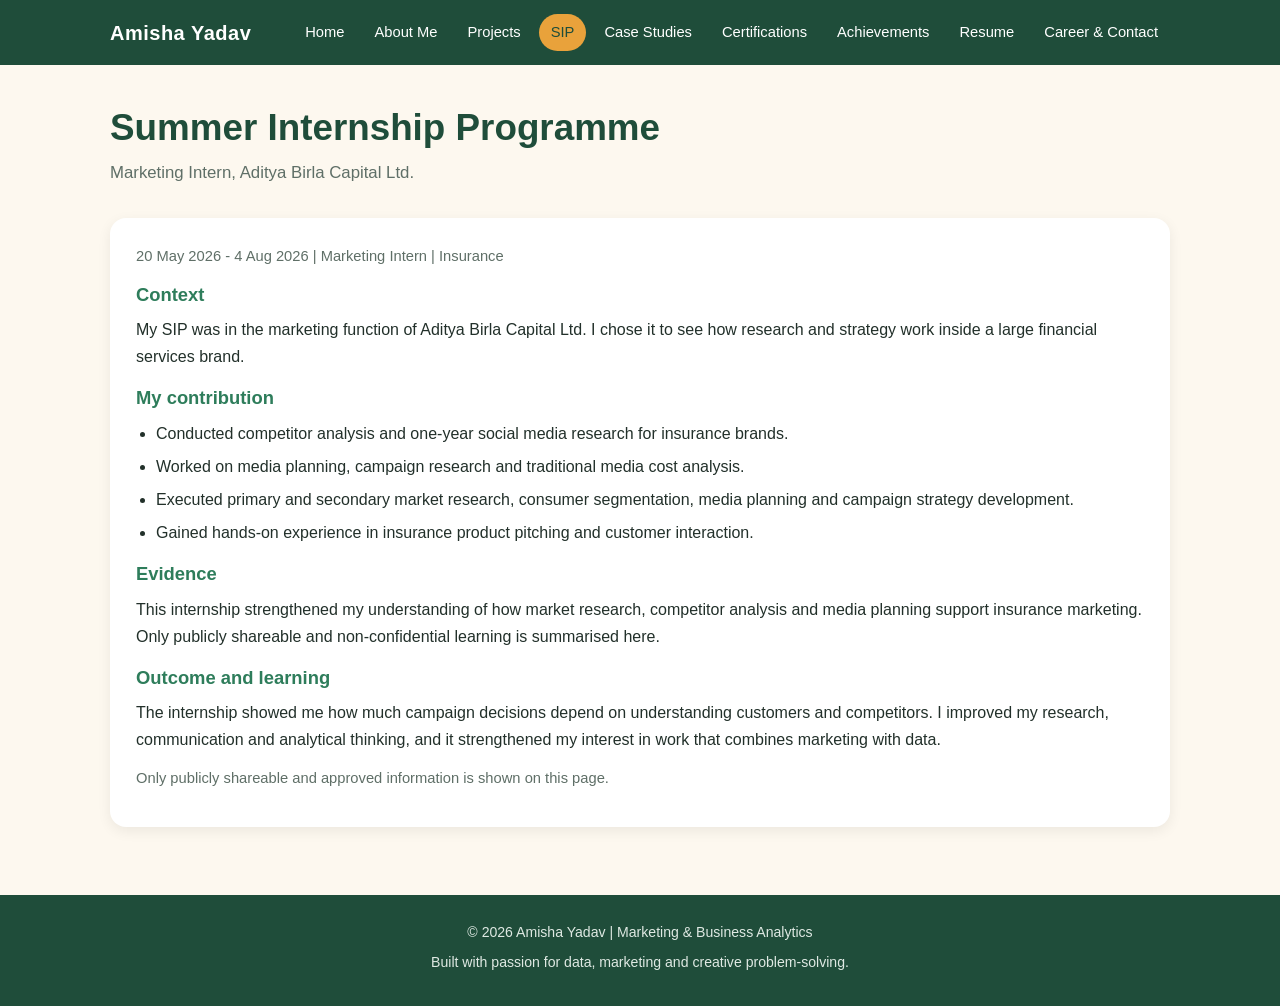
<file: sip.html>
<!DOCTYPE html>
<html lang="en">
<head>
  <meta charset="UTF-8">
  <meta name="viewport" content="width=device-width, initial-scale=1.0">
  <title>SIP | Amisha Yadav</title>
  <link rel="stylesheet" href="style.css">
  <!-- GA4 snippet yahan bhi paste karo (har page me) -->
</head>
<body>

<header>
  <div class="nav">
    <a class="logo" href="index.html">Amisha Yadav</a>
    <nav>
      <ul>
        <li><a href="index.html">Home</a></li>
        <li><a href="about.html">About Me</a></li>
        <li><a href="projects.html">Projects</a></li>
        <li><a class="active" href="sip.html">SIP</a></li>
        <li><a href="case-studies.html">Case Studies</a></li>
        <li><a href="certifications.html">Certifications</a></li>
        <li><a href="achievements.html">Achievements</a></li>
        <li><a href="resume.html">Resume</a></li>
        <li><a href="career.html">Career &amp; Contact</a></li>
      </ul>
    </nav>
  </div>
</header>

<main>
  <h1 class="page-title">Summer Internship Programme</h1>
  <p class="subtitle">Marketing Intern, Aditya Birla Capital Ltd.</p>

  <article class="project">
    <p class="meta">20 May 2026 - 4 Aug 2026 | Marketing Intern | Insurance</p>

    <h3>Context</h3>
    <p>My SIP was in the marketing function of Aditya Birla Capital Ltd. I chose it to see how research and strategy work inside a large financial services brand.</p>

    <h3>My contribution</h3>
    <ul class="clean">
      <li>Conducted competitor analysis and one-year social media research for insurance brands.</li>
      <li>Worked on media planning, campaign research and traditional media cost analysis.</li>
      <li>Executed primary and secondary market research, consumer segmentation, media planning and campaign strategy development.</li>
      <li>Gained hands-on experience in insurance product pitching and customer interaction.</li>
    </ul>

    <h3>Evidence</h3>
    <p>This internship strengthened my understanding of how market research, competitor analysis and media planning support insurance marketing. Only publicly shareable and non-confidential learning is summarised here.</p>

    <h3>Outcome and learning</h3>
    <p>The internship showed me how much campaign decisions depend on understanding customers and competitors. I improved my research, communication and analytical thinking, and it strengthened my interest in work that combines marketing with data.</p>

    <p class="meta">Only publicly shareable and approved information is shown on this page.</p>
  </article>
</main>

<footer>
  <p>&copy; 2026 Amisha Yadav | Marketing &amp; Business Analytics</p>
  <p>Built with passion for data, marketing and creative problem-solving.</p>
</footer>

</body>
</html>
</file>
<file: style.css>
/* ===== Amisha Yadav Portfolio - style.css ===== */
:root {
  --green-dark: #1f4d3a;
  --green: #2e7d5b;
  --green-light: #e6f1ea;
  --accent: #e9a23b;
  --cream: #fdf8ef;
  --text: #22302a;
  --muted: #5f6f67;
  --white: #ffffff;
}

* { box-sizing: border-box; margin: 0; padding: 0; }

html { scroll-behavior: smooth; }

body {
  font-family: "Segoe UI", Arial, sans-serif;
  color: var(--text);
  background: var(--cream);
  line-height: 1.7;
}

a { color: var(--green); text-decoration: none; }
a:hover { text-decoration: underline; }

img { max-width: 100%; display: block; }

/* ---------- Header / Navigation ---------- */
header {
  background: var(--green-dark);
  position: sticky;
  top: 0;
  z-index: 10;
}

.nav {
  max-width: 1100px;
  margin: auto;
  padding: 14px 20px;
  display: flex;
  flex-wrap: wrap;
  align-items: center;
  justify-content: space-between;
  gap: 10px;
}

.logo {
  color: var(--white);
  font-size: 1.25rem;
  font-weight: 700;
  letter-spacing: 0.5px;
}

.nav ul { list-style: none; display: flex; flex-wrap: wrap; gap: 6px; }

.nav ul a {
  color: var(--white);
  padding: 6px 12px;
  border-radius: 20px;
  font-size: 0.92rem;
  display: block;
}

.nav ul a:hover,
.nav ul a.active {
  background: var(--accent);
  color: var(--green-dark);
  text-decoration: none;
}

/* ---------- Layout ---------- */
main { max-width: 1100px; margin: auto; padding: 40px 20px; }

section { margin-bottom: 50px; }

h1 { font-size: 2.3rem; color: var(--green-dark); line-height: 1.25; }
h2 {
  font-size: 1.6rem;
  color: var(--green-dark);
  margin-bottom: 14px;
  padding-bottom: 6px;
  border-bottom: 3px solid var(--accent);
  display: inline-block;
}
h3 { font-size: 1.15rem; color: var(--green); margin: 10px 0 6px; }
p { margin-bottom: 12px; }

.page-title { margin-bottom: 8px; }
.subtitle { color: var(--muted); margin-bottom: 30px; font-size: 1.05rem; }

/* ---------- Hero ---------- */
.hero {
  display: flex;
  flex-wrap: wrap;
  align-items: center;
  gap: 40px;
  background: linear-gradient(135deg, var(--green-light), var(--white));
  padding: 40px;
  border-radius: 20px;
}

.hero-text { flex: 1 1 360px; }
.hero-text .tag {
  color: var(--green);
  font-weight: 600;
  letter-spacing: 1px;
  text-transform: uppercase;
  font-size: 0.85rem;
}
.hero-text h1 { margin: 6px 0 10px; }
.hero-text .headline { font-size: 1.15rem; color: var(--muted); margin-bottom: 16px; }

.hero-photo { flex: 0 1 280px; }
.hero-photo img {
  width: 300px;
  height: auto;
  object-fit: contain;
  border-radius: 20px;
  border: 6px solid var(--white);
  box-shadow: 0 8px 24px rgba(0, 0, 0, 0.15);
}

/* ---------- Buttons ---------- */
.btn {
  display: inline-block;
  background: var(--green-dark);
  color: var(--white);
  padding: 10px 22px;
  border-radius: 25px;
  font-weight: 600;
  margin: 4px 6px 4px 0;
}
.btn:hover { background: var(--green); text-decoration: none; }
.btn.outline {
  background: transparent;
  color: var(--green-dark);
  border: 2px solid var(--green-dark);
}
.btn.outline:hover { background: var(--green-dark); color: var(--white); }

/* ---------- Cards / Grid ---------- */
.grid {
  display: grid;
  grid-template-columns: repeat(auto-fit, minmax(260px, 1fr));
  gap: 20px;
}

.card {
  background: var(--white);
  padding: 22px;
  border-radius: 16px;
  box-shadow: 0 4px 14px rgba(0, 0, 0, 0.07);
  border-top: 5px solid var(--green);
}
.card:nth-child(even) { border-top-color: var(--accent); }

.positioning {
  background: var(--green-dark);
  color: var(--white);
  padding: 26px 30px;
  border-radius: 16px;
  font-size: 1.1rem;
}

/* ---------- Experience / project block ---------- */
.project {
  background: var(--white);
  padding: 26px;
  border-radius: 16px;
  margin-bottom: 28px;
  box-shadow: 0 4px 14px rgba(0, 0, 0, 0.07);
}
.project img {
  margin: 14px 0;
  border-radius: 12px;
  border: 1px solid #ddd;
}
.meta { color: var(--muted); font-size: 0.92rem; margin-bottom: 10px; }

.label {
  display: inline-block;
  background: var(--accent);
  color: var(--green-dark);
  font-size: 0.78rem;
  font-weight: 700;
  padding: 2px 10px;
  border-radius: 12px;
  margin-bottom: 8px;
}
.label.progress { background: var(--green-light); }

ul.clean { margin-left: 20px; margin-bottom: 12px; }
ul.clean li { margin-bottom: 6px; }

/* ---------- Table ---------- */
table { width: 100%; border-collapse: collapse; background: var(--white); border-radius: 12px; overflow: hidden; }
th, td { padding: 10px 14px; text-align: left; border-bottom: 1px solid #e4e4e4; font-size: 0.95rem; }
th { background: var(--green-dark); color: var(--white); }
.table-wrap { overflow-x: auto; }

/* ---------- Certificate cards ---------- */
.certificate-options { margin-top: 30px; align-items: stretch; }
.certificate-preview { width: 100%; max-height: 260px; object-fit: contain; margin: 14px 0; border: 1px solid #ddd; border-radius: 10px; }
.certificate-link { display: flex; flex-direction: column; justify-content: center; }
.certificate-link h2 a { color: var(--green-dark); }

/* ---------- Resume frame ---------- */
.resume-frame { width: 100%; height: 800px; border: 2px solid var(--green); border-radius: 12px; background: var(--white); }

/* ---------- Footer ---------- */
footer {
  background: var(--green-dark);
  color: #dfe9e3;
  text-align: center;
  padding: 26px 20px;
  font-size: 0.88rem;
}
footer a { color: var(--accent); }
footer p { margin-bottom: 6px; }

/* ---------- Mobile ---------- */
@media (max-width: 700px) {
  h1 { font-size: 1.7rem; }
  .hero { padding: 24px; gap: 24px; justify-content: center; }
  .hero-photo img { width: 220px; height: auto; }
  .nav { justify-content: center; }
  .nav ul { justify-content: center; }
  .resume-frame { height: 500px; }
}
</file>
